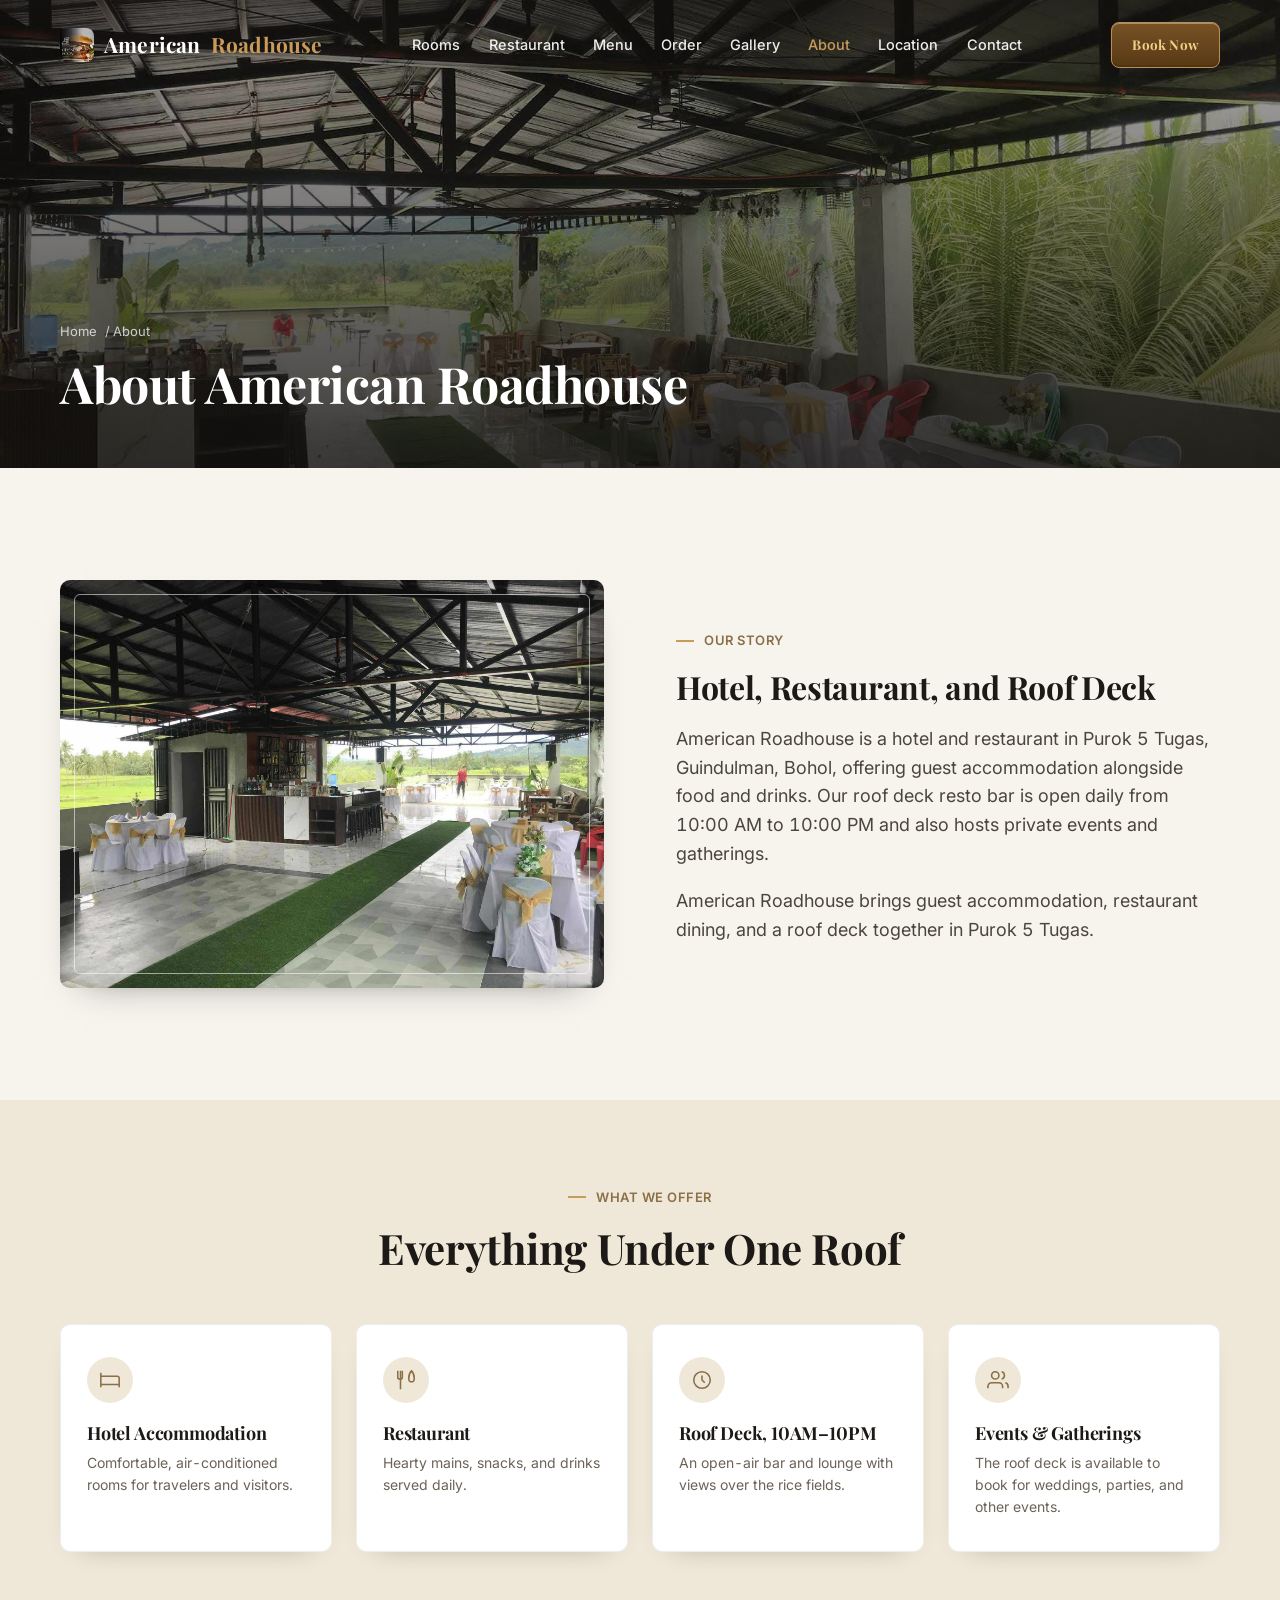
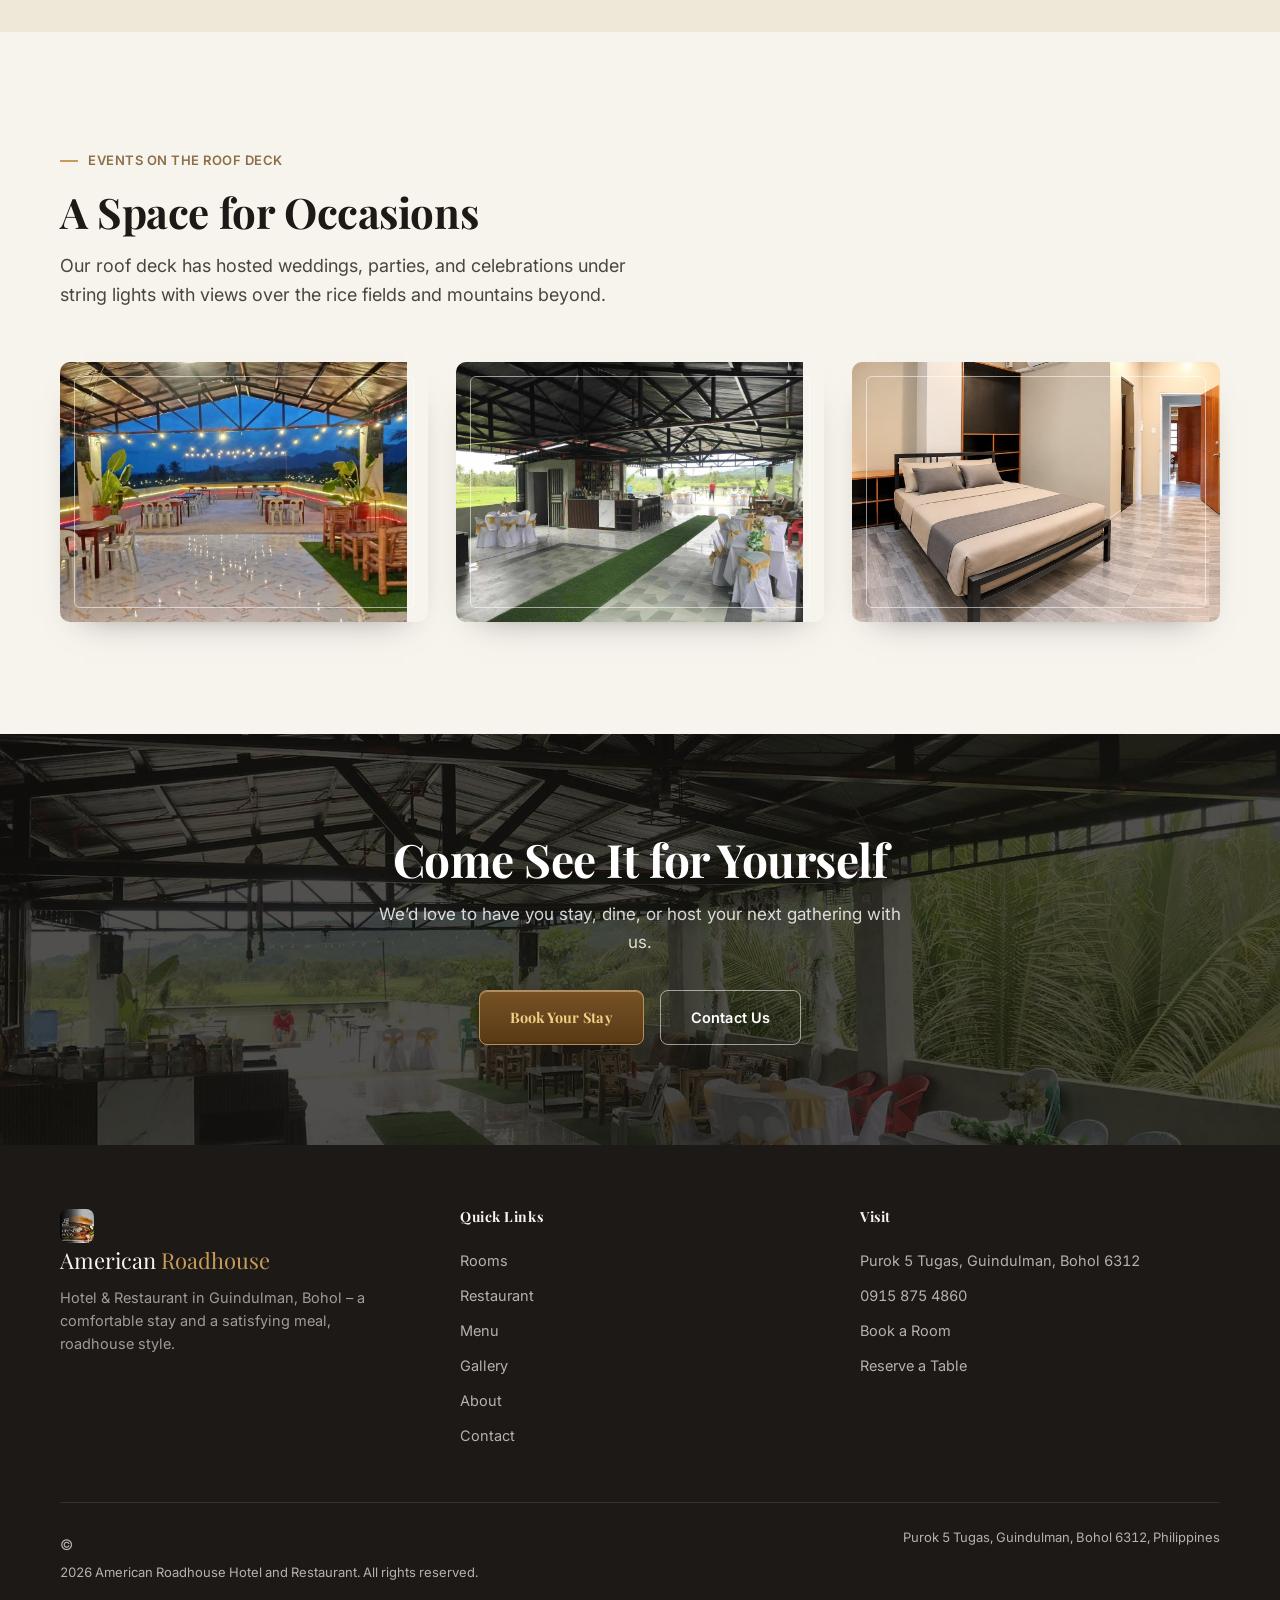
<file: about.html>
<!DOCTYPE html>
<html lang="en">
<head>
<meta charset="UTF-8">
<meta name="viewport" content="width=device-width, initial-scale=1.0">
<title>About | American Roadhouse Hotel & Restaurant</title>
<meta name="description" content="About American Roadhouse Hotel and Restaurant in Guindulman, Bohol - a hotel, restaurant, and roof deck event space.">
<link rel="canonical" href="https://moralportfolio.crapeling29.workers.dev/about.html">
<link rel="icon" type="image/png" sizes="32x32" href="assets/brand/favicon-32.png">
<link rel="icon" type="image/png" sizes="16x16" href="assets/brand/favicon-16.png">
<link rel="apple-touch-icon" sizes="180x180" href="assets/brand/favicon-180.png">
<link rel="icon" type="image/png" sizes="512x512" href="assets/brand/favicon-512.png">
<meta property="og:title" content="About | American Roadhouse Hotel & Restaurant">
<meta property="og:description" content="About American Roadhouse Hotel and Restaurant in Guindulman, Bohol - a hotel, restaurant, and roof deck event space.">
<meta property="og:type" content="website">
<meta property="og:url" content="https://moralportfolio.crapeling29.workers.dev/about.html">
<meta property="og:image" content="https://moralportfolio.crapeling29.workers.dev/assets/venue/roofdeck-wide-1.jpg">
<link rel="preconnect" href="https://fonts.googleapis.com">
<link rel="preconnect" href="https://fonts.gstatic.com" crossorigin>
<link href="https://fonts.googleapis.com/css2?family=Playfair+Display:wght@500;600;700&family=Inter:wght@400;500;600;700&display=swap" rel="stylesheet">
<link rel="stylesheet" href="assets/css/style.css">
<script type="application/ld+json">
{
  "@context": "https://schema.org",
  "@type": "LodgingBusiness",
  "name": "American Roadhouse Hotel and Restaurant",
  "image": "https://moralportfolio.crapeling29.workers.dev/assets/venue/roofdeck-wide-1.jpg",
  "telephone": "+63-915-875-4860",
  "address": {
    "@type": "PostalAddress",
    "streetAddress": "Purok 5 Tugas",
    "addressLocality": "Guindulman",
    "addressRegion": "Bohol",
    "postalCode": "6312",
    "addressCountry": "PH"
  }
}
</script>
</head>
<body>
<div id="shared-navbar"></div>

<section class="page-hero" style="background-image:url('assets/venue/roofdeck-wide-1.jpg');">
  <div class="container page-hero-content">
    <div class="crumb"><a href="index.html">Home</a> / About</div>
    <h1>About American Roadhouse</h1>
  </div>
</section>

<section class="section">
  <div class="container grid-2">
    <div class="framed-img reveal">
      <img src="assets/venue/roofdeck-bar-2.jpg" alt="Bar area at American Roadhouse roof deck" loading="lazy">
    </div>
    <div class="reveal">
      <div class="eyebrow">OUR STORY</div>
      <h2 style="font-size:32px;margin-bottom:20px;">Hotel, Restaurant, and Roof Deck</h2>
      <p class="lede" style="margin-bottom:18px;">American Roadhouse is a hotel and restaurant in Purok 5 Tugas, Guindulman, Bohol, offering guest accommodation alongside food and drinks. Our roof deck resto bar is open daily from 10:00 AM to 10:00 PM and also hosts private events and gatherings.</p>
      <p class="lede">American Roadhouse brings guest accommodation, restaurant dining, and a roof deck together in Purok 5 Tugas.</p>
    </div>
  </div>
</section>

<section class="section section-tight" style="background:var(--linen-deep);">
  <div class="container">
    <div class="section-heading center reveal">
      <div class="eyebrow" style="justify-content:center;">WHAT WE OFFER</div>
      <h2>Everything Under One Roof</h2>
    </div>
    <div class="grid-4 reveal">
      <div class="feature-card">
        <div class="feature-icon"><svg width="22" height="22" viewBox="0 0 24 24" fill="none" stroke="currentColor" stroke-width="1.7"><path d="M2 4v16"/><path d="M2 8h18a2 2 0 0 1 2 2v10"/><path d="M2 17h20"/></svg></div>
        <h3 style="font-size:18px;margin-bottom:8px;">Hotel Accommodation</h3>
        <p style="color:#6b6357;font-size:14px;">Comfortable, air-conditioned rooms for travelers and visitors.</p>
      </div>
      <div class="feature-card">
        <div class="feature-icon"><svg width="22" height="22" viewBox="0 0 24 24" fill="none" stroke="currentColor" stroke-width="1.7"><path d="M3 2v7c0 1.1.9 2 2 2h1a2 2 0 0 0 2-2V2"/><path d="M6 2v20"/><path d="M18 2c-2 2-3 4-3 8 0 3 1 4 3 4s3-1 3-4c0-4-1-6-3-8Z"/></svg></div>
        <h3 style="font-size:18px;margin-bottom:8px;">Restaurant</h3>
        <p style="color:#6b6357;font-size:14px;">Hearty mains, snacks, and drinks served daily.</p>
      </div>
      <div class="feature-card">
        <div class="feature-icon"><svg width="22" height="22" viewBox="0 0 24 24" fill="none" stroke="currentColor" stroke-width="1.7"><circle cx="12" cy="12" r="9"/><path d="M12 7v5l3 3"/></svg></div>
        <h3 style="font-size:18px;margin-bottom:8px;">Roof Deck, 10AM&ndash;10PM</h3>
        <p style="color:#6b6357;font-size:14px;">An open-air bar and lounge with views over the rice fields.</p>
      </div>
      <div class="feature-card">
        <div class="feature-icon"><svg width="22" height="22" viewBox="0 0 24 24" fill="none" stroke="currentColor" stroke-width="1.7"><path d="M17 21v-2a4 4 0 0 0-4-4H5a4 4 0 0 0-4 4v2"/><circle cx="9" cy="7" r="4"/><path d="M23 21v-2a4 4 0 0 0-3-3.87"/><path d="M16 3.13a4 4 0 0 1 0 7.75"/></svg></div>
        <h3 style="font-size:18px;margin-bottom:8px;">Events &amp; Gatherings</h3>
        <p style="color:#6b6357;font-size:14px;">The roof deck is available to book for weddings, parties, and other events.</p>
      </div>
    </div>
  </div>
</section>

<section class="section">
  <div class="container">
    <div class="section-heading reveal">
      <div class="eyebrow">EVENTS ON THE ROOF DECK</div>
      <h2>A Space for Occasions</h2>
      <p class="lede">Our roof deck has hosted weddings, parties, and celebrations under string lights with views over the rice fields and mountains beyond.</p>
    </div>
    <div class="grid-3 reveal">
      <div class="framed-img"><img src="assets/venue/roofdeck-bar-4.jpg" alt="Table set up for an event on the roof deck" loading="lazy" style="height:260px;object-fit:cover;"></div>
      <div class="framed-img"><img src="assets/venue/roofdeck-bar-2.jpg" alt="Roof deck set up for a wedding-style event" loading="lazy" style="height:260px;object-fit:cover;"></div>
      <div class="framed-img"><img src="assets/rooms/Deluxe_studio.jpg" alt="A guest room at American Roadhouse" loading="lazy" style="height:260px;object-fit:cover;"></div>
    </div>
  </div>
</section>

<section class="final-cta" style="background-image:url('assets/venue/roofdeck-wide-1.jpg');">
  <div class="container">
    <h2>Come See It for Yourself</h2>
    <p>We&rsquo;d love to have you stay, dine, or host your next gathering with us.</p>
    <div class="hero-actions">
      <a href="contact.html?tab=booking#forms" class="btn btn-brass">Book Your Stay</a>
      <a href="contact.html" class="btn btn-outline-light">Contact Us</a>
    </div>
  </div>
</section>

<footer>
  <div class="container">
    <div class="footer-grid">
      <div>
        <div class="footer-logo">
          <img src="assets/brand/logo-mark.png" alt="American Roadhouse logo" style="width:34px;height:34px;border-radius:8px;vertical-align:middle;margin-right:10px;">
          American <span>Roadhouse</span>
        </div>
        <p style="max-width:34ch;font-size:14.5px;color:rgba(247,244,238,.6);margin-bottom:18px;">Hotel &amp; Restaurant in Guindulman, Bohol &ndash; a comfortable stay and a satisfying meal, roadhouse style.</p>
      </div>
      <div>
        <h4>Quick Links</h4>
        <a href="rooms.html">Rooms</a><a href="restaurant.html">Restaurant</a><a href="menu.html">Menu</a><a href="gallery.html">Gallery</a><a href="about.html">About</a><a href="contact.html">Contact</a>
      </div>
      <div>
        <h4>Visit</h4>
        <a href="https://www.google.com/maps/search/?api=1&query=Purok+5+Tugas+Guindulman+Bohol+6312" target="_blank" rel="noopener">Purok 5 Tugas, Guindulman, Bohol 6312</a>
        <a href="tel:+639158754860">0915 875 4860</a>
        <a href="contact.html?tab=booking#forms">Book a Room</a>
        <a href="contact.html?tab=table#forms">Reserve a Table</a>
      </div>
    </div>
    <div class="footer-bottom">
      <span><a href="qsnqpbzovgcamaqq.html" aria-label="Staff login" style="color:inherit;text-decoration:none;">&copy;</a> 2026 American Roadhouse Hotel and Restaurant. All rights reserved.</span>
      <span>Purok 5 Tugas, Guindulman, Bohol 6312, Philippines</span>
    </div>
  </div>
</footer>
<script src="components/navbar.js"></script>
<script src="assets/js/main.js"></script>
</body>
</html>
</file>
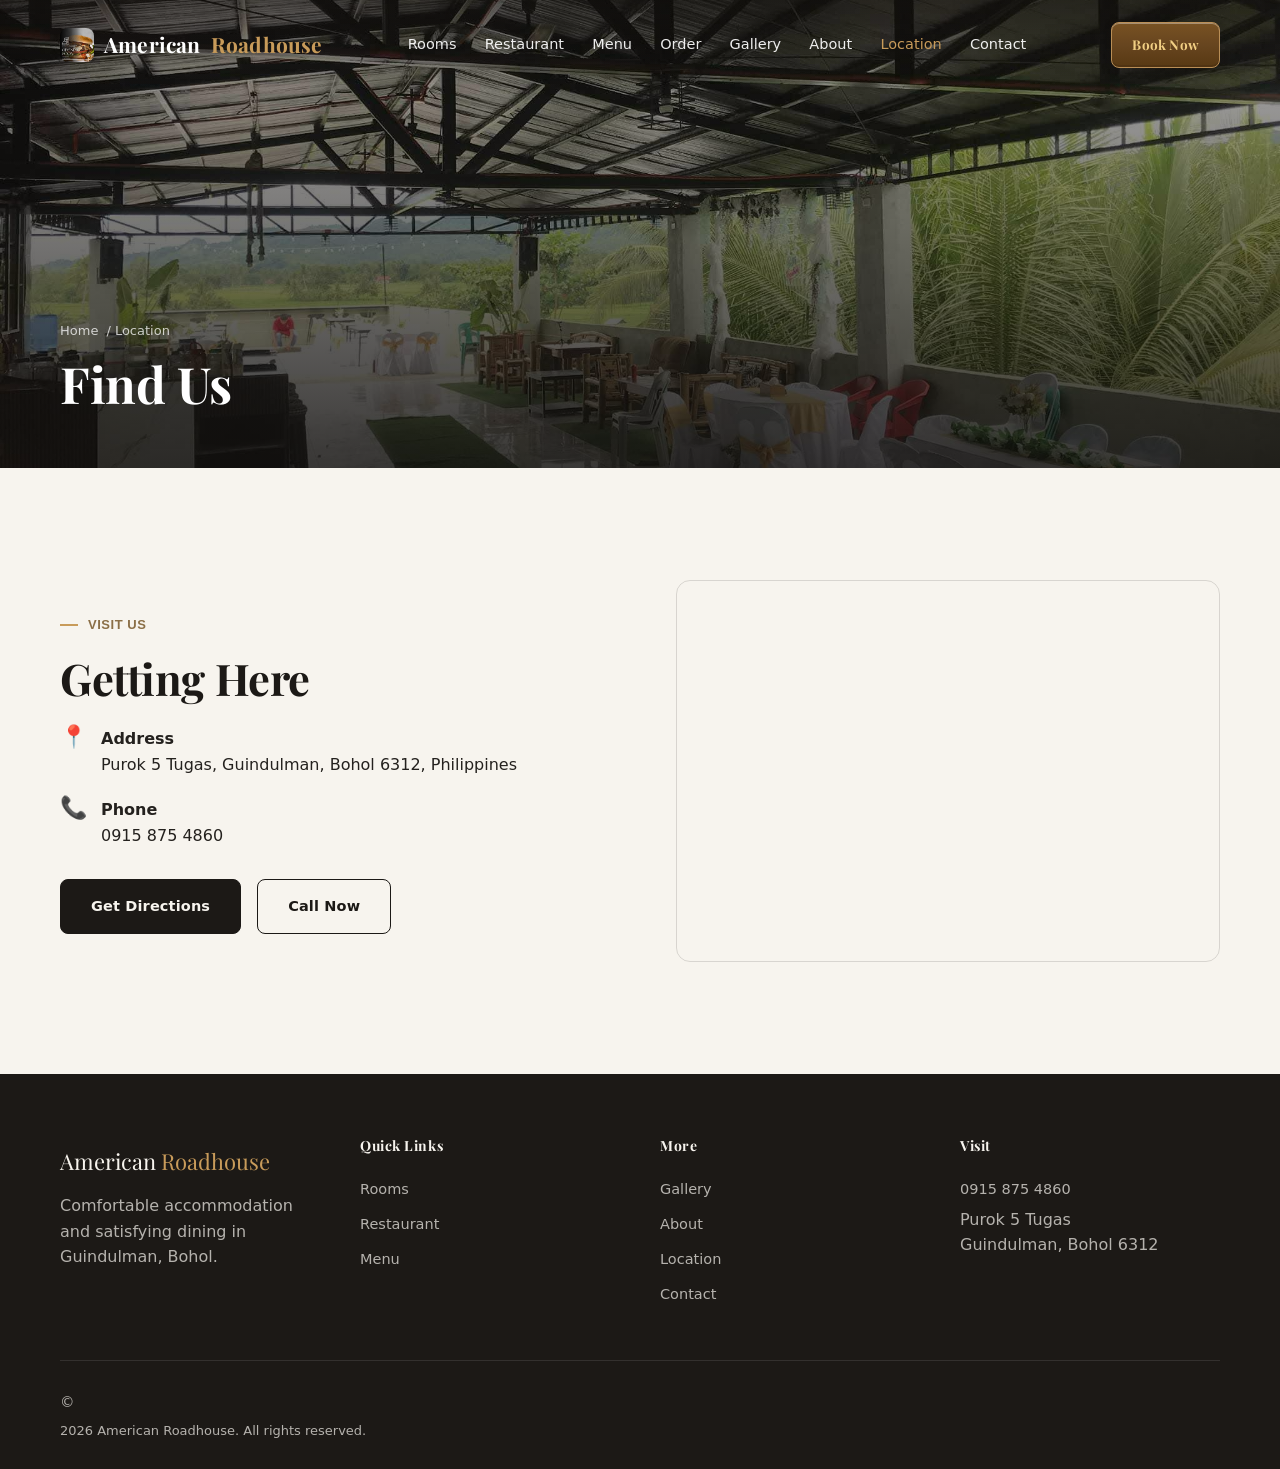
<file: location.html>
<!DOCTYPE html>
<html lang="en">
<head>
<meta charset="UTF-8" />
<meta name="viewport" content="width=device-width, initial-scale=1.0" />
<title>Location | American Roadhouse Hotel &amp; Restaurant</title>
<meta name="description" content="Find American Roadhouse Hotel &amp; Restaurant at Purok 5 Tugas, Guindulman, Bohol." />
<link rel="canonical" href="https://moralportfolio.crapeling29.workers.dev/location.html" />
<meta property="og:title" content="Location | American Roadhouse Hotel &amp; Restaurant" />
<meta property="og:description" content="Find American Roadhouse Hotel &amp; Restaurant at Purok 5 Tugas, Guindulman, Bohol." />
<meta property="og:type" content="website" />
<meta property="og:url" content="https://moralportfolio.crapeling29.workers.dev/location.html" />
<meta property="og:image" content="https://moralportfolio.crapeling29.workers.dev/assets/venue/roofdeck-wide-1.jpg" />
<link rel="preconnect" href="https://fonts.googleapis.com">
<link rel="preconnect" href="https://fonts.gstatic.com" crossorigin>
<link href="https://fonts.googleapis.com/css2?family=Playfair+Display:wght@500;600;700&family=DM+Sans:wght@400;500;600;700&display=swap" rel="stylesheet">
<link rel="stylesheet" href="assets/css/style.css" />
</head>
<body>
<div id="shared-navbar"></div>

<main id="main">
  <section class="page-hero" style="background-image:url('assets/venue/roofdeck-wide-1.jpg');">
    <div class="container page-hero-content">
      <div class="crumb"><a href="index.html">Home</a> / Location</div>
      <h1>Find Us</h1>
    </div>
  </section>

  <section class="section">
    <div class="container grid-2">
      <div class="reveal">
        <div class="eyebrow">VISIT US</div>
        <h2 style="font-size:clamp(30px,3.4vw,44px);margin-bottom:24px;">Getting Here</h2>
        <div style="display:grid;gap:20px;margin-bottom:30px;">
          <div style="display:flex;gap:14px;align-items:flex-start;">
            <span style="font-size:22px;line-height:1;">📍</span>
            <div><strong>Address</strong><br>Purok 5 Tugas, Guindulman, Bohol 6312, Philippines</div>
          </div>
          <div style="display:flex;gap:14px;align-items:flex-start;">
            <span style="font-size:22px;line-height:1;">📞</span>
            <div><strong>Phone</strong><br><a href="tel:+639158754860">0915 875 4860</a></div>
          </div>
        </div>
        <div class="hero-actions">
          <a href="https://www.google.com/maps/search/?api=1&amp;query=American+Roadhouse+Hotel+and+Restaurant+Guindulman+Bohol" target="_blank" rel="noopener" class="btn btn-primary">Get Directions</a>
          <a href="tel:+639158754860" class="btn btn-outline">Call Now</a>
        </div>
      </div>
      <div class="map-wrap location-map reveal">
        <iframe
          src="https://www.google.com/maps?q=American+Roadhouse+Hotel+and+Restaurant,+Purok+5+Tugas,+Guindulman,+Bohol+6312,+Philippines&amp;output=embed&amp;z=10"
          loading="lazy" referrerpolicy="no-referrer-when-downgrade"
          title="Map showing American Roadhouse Hotel and Restaurant location in Guindulman, Bohol"></iframe>
      </div>
    </div>
  </section>
</main>

<footer>
  <div class="container">
    <div class="footer-grid">
      <div>
        <a href="index.html" class="footer-logo">American <span>Roadhouse</span></a>
        <p>Comfortable accommodation and satisfying dining in Guindulman, Bohol.</p>
      </div>
      <div><h4>Quick Links</h4><a href="rooms.html">Rooms</a><a href="restaurant.html">Restaurant</a><a href="menu.html">Menu</a></div>
      <div><h4>More</h4><a href="gallery.html">Gallery</a><a href="about.html">About</a><a href="location.html">Location</a><a href="contact.html">Contact</a></div>
      <div><h4>Visit</h4><a href="tel:+639158754860">0915 875 4860</a><span>Purok 5 Tugas<br>Guindulman, Bohol 6312</span></div>
    </div>
    <div class="footer-bottom"><span><a href="qsnqpbzovgcamaqq.html" aria-label="Staff login" style="color:inherit;text-decoration:none;">&copy;</a> 2026 American Roadhouse. All rights reserved.</span></div>
  </div>
</footer>

<script src="components/navbar.js"></script>
<script src="assets/js/main.js"></script>
</body>
</html>
</file>
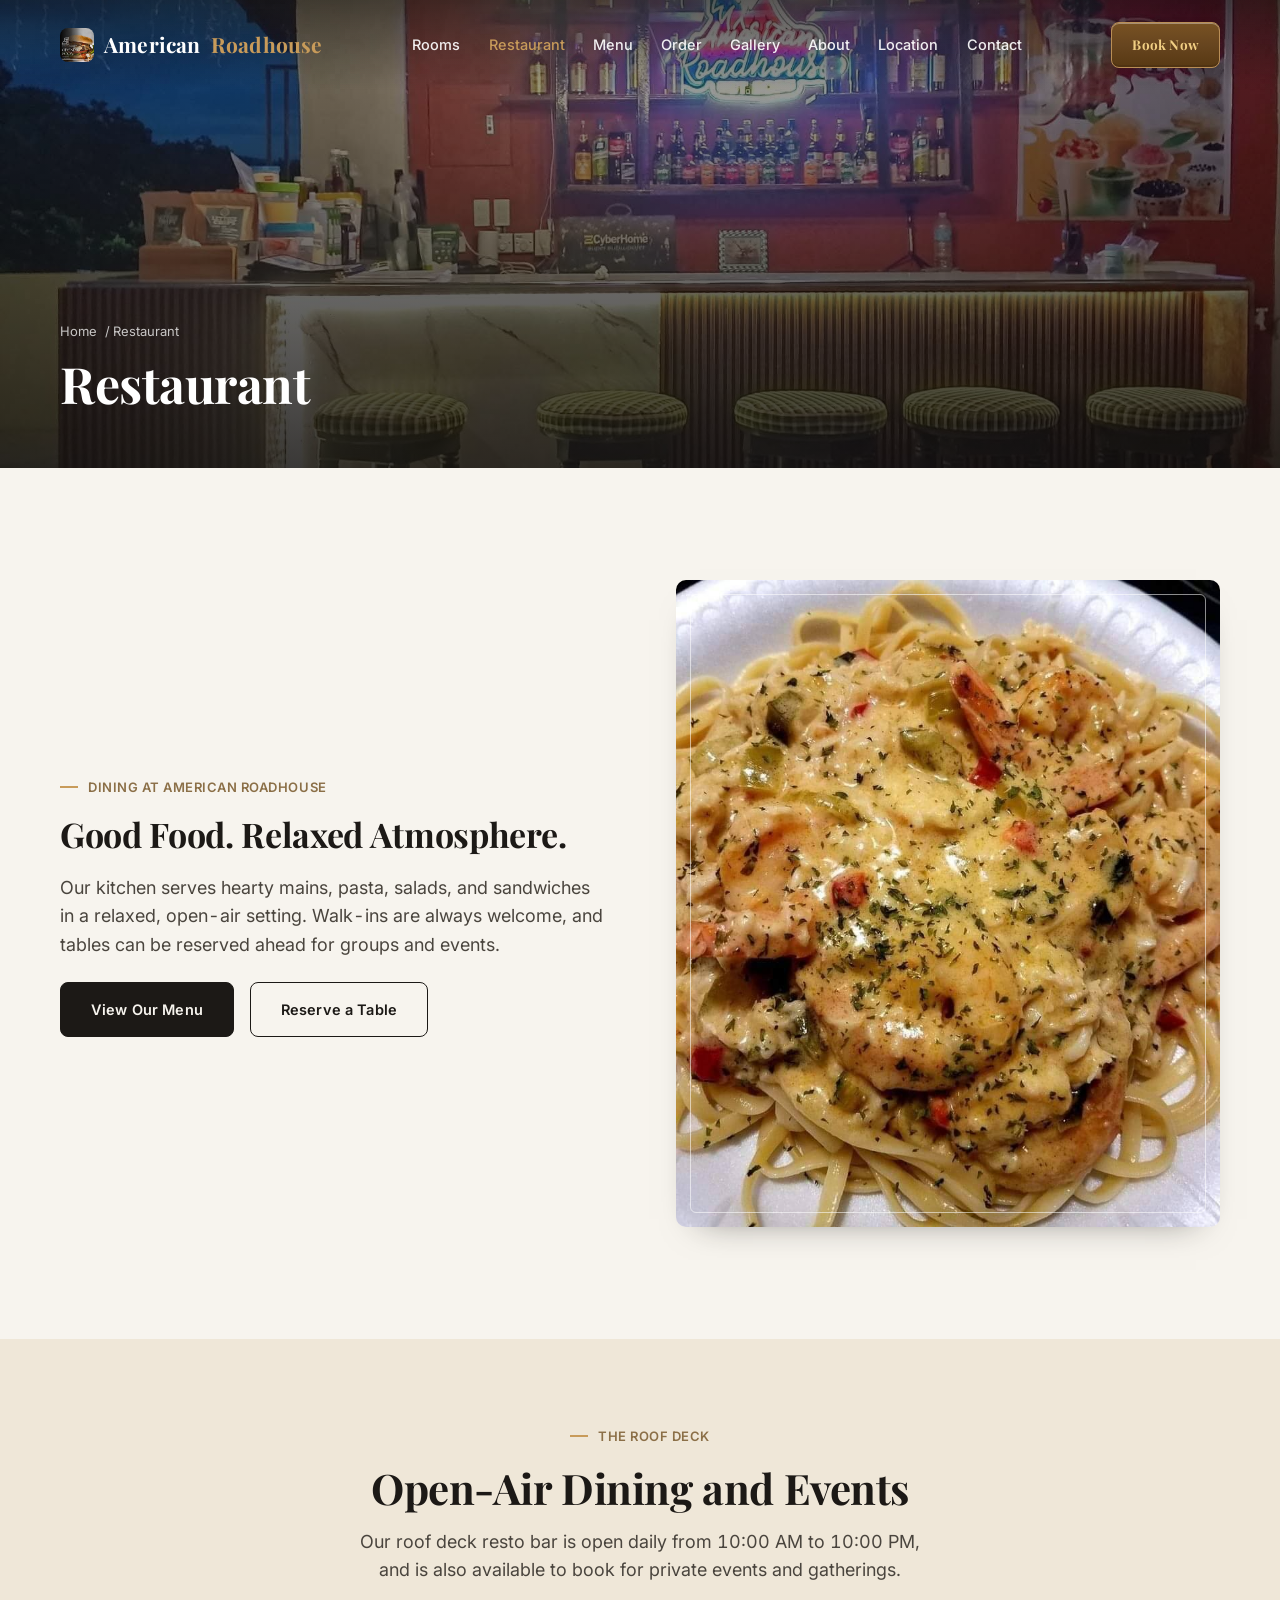
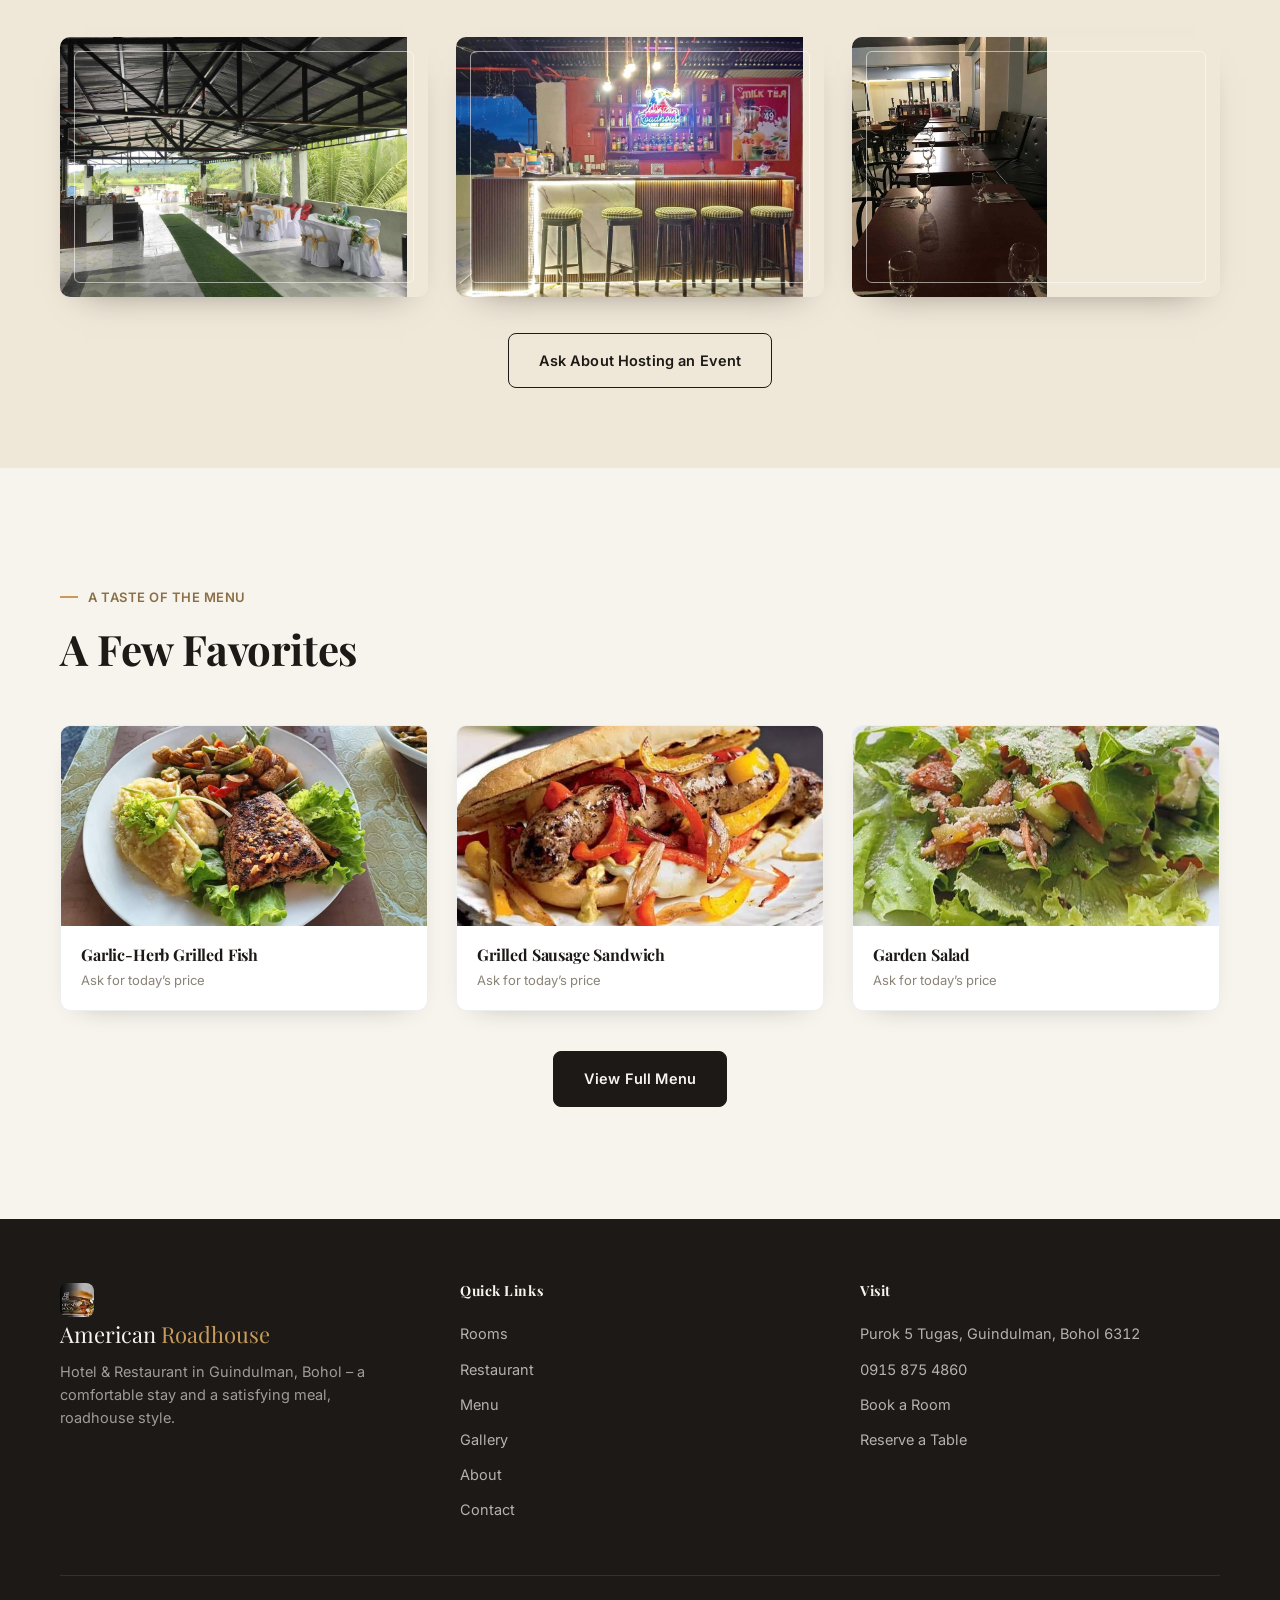
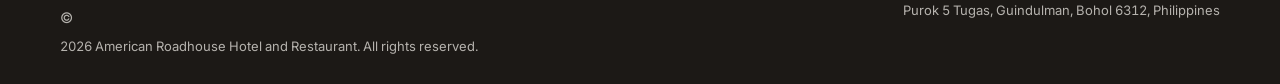
<file: restaurant.html>
<!DOCTYPE html>
<html lang="en">
<head>
<meta charset="UTF-8">
<meta name="viewport" content="width=device-width, initial-scale=1.0">
<title>Restaurant | American Roadhouse Hotel & Restaurant</title>
<meta name="description" content="Dine at American Roadhouse in Guindulman, Bohol - restaurant and roof deck dining, table reservations, and event space.">
<link rel="canonical" href="https://moralportfolio.crapeling29.workers.dev/restaurant.html">
<link rel="icon" type="image/png" sizes="32x32" href="assets/brand/favicon-32.png">
<link rel="icon" type="image/png" sizes="16x16" href="assets/brand/favicon-16.png">
<link rel="apple-touch-icon" sizes="180x180" href="assets/brand/favicon-180.png">
<link rel="icon" type="image/png" sizes="512x512" href="assets/brand/favicon-512.png">
<meta property="og:title" content="Restaurant | American Roadhouse Hotel & Restaurant">
<meta property="og:description" content="Dine at American Roadhouse in Guindulman, Bohol - restaurant and roof deck dining, table reservations, and event space.">
<meta property="og:type" content="website">
<meta property="og:url" content="https://moralportfolio.crapeling29.workers.dev/restaurant.html">
<meta property="og:image" content="https://moralportfolio.crapeling29.workers.dev/assets/venue/roofdeck-wide-1.jpg">
<link rel="preconnect" href="https://fonts.googleapis.com">
<link rel="preconnect" href="https://fonts.gstatic.com" crossorigin>
<link href="https://fonts.googleapis.com/css2?family=Playfair+Display:wght@500;600;700&family=Inter:wght@400;500;600;700&display=swap" rel="stylesheet">
<link rel="stylesheet" href="assets/css/style.css">
<script type="application/ld+json">
{
  "@context": "https://schema.org",
  "@type": "LodgingBusiness",
  "name": "American Roadhouse Hotel and Restaurant",
  "image": "https://moralportfolio.crapeling29.workers.dev/assets/venue/roofdeck-wide-1.jpg",
  "telephone": "+63-915-875-4860",
  "address": {
    "@type": "PostalAddress",
    "streetAddress": "Purok 5 Tugas",
    "addressLocality": "Guindulman",
    "addressRegion": "Bohol",
    "postalCode": "6312",
    "addressCountry": "PH"
  }
}
</script>
</head>
<body>
<div id="shared-navbar"></div>

<section class="page-hero" style="background-image:url('assets/venue/roofdeck-bar-3.jpg');">
  <div class="container page-hero-content">
    <div class="crumb"><a href="index.html">Home</a> / Restaurant</div>
    <h1>Restaurant</h1>
  </div>
</section>

<section class="section">
  <div class="container grid-2">
    <div class="reveal">
      <div class="eyebrow">DINING AT AMERICAN ROADHOUSE</div>
      <h2 style="font-size:34px;margin-bottom:20px;">Good Food. Relaxed Atmosphere.</h2>
      <p class="lede" style="margin-bottom:22px;">Our kitchen serves hearty mains, pasta, salads, and sandwiches in a relaxed, open-air setting. Walk-ins are always welcome, and tables can be reserved ahead for groups and events.</p>
      <div class="hero-actions">
        <a href="menu.html" class="btn btn-primary">View Our Menu</a>
        <a href="contact.html?tab=table#forms" class="btn btn-outline">Reserve a Table</a>
      </div>
    </div>
    <div class="framed-img reveal">
      <img src="assets/food/shrimp-pasta.jpg" alt="Creamy shrimp pasta dish" loading="lazy">
    </div>
  </div>
</section>

<section class="section section-tight" style="background:var(--linen-deep);">
  <div class="container">
    <div class="section-heading center reveal">
      <div class="eyebrow" style="justify-content:center;">THE ROOF DECK</div>
      <h2>Open-Air Dining and Events</h2>
      <p class="lede" style="margin:0 auto;">Our roof deck resto bar is open daily from 10:00 AM to 10:00 PM, and is also available to book for private events and gatherings.</p>
    </div>
    <div class="grid-3 reveal">
      <div class="framed-img"><img src="assets/venue/roofdeck-wide-1.jpg" alt="Open-air roof deck dining area" loading="lazy" style="height:260px;object-fit:cover;"></div>
      <div class="framed-img"><img src="assets/venue/roofdeck-bar-3.jpg" alt="Illuminated roof deck bar counter" loading="lazy" style="height:260px;object-fit:cover;"></div>
      <div class="framed-img"><img src="assets/venue/restaurant-3.jpg" alt="Restaurant table setting prepared for dining" loading="lazy" style="height:260px;object-fit:cover;"></div>
    </div>
    <div style="text-align:center;margin-top:36px;">
      <a href="contact.html" class="btn btn-outline">Ask About Hosting an Event</a>
    </div>
  </div>
</section>

<section class="section">
  <div class="container">
    <div class="section-heading reveal">
      <div class="eyebrow">A TASTE OF THE MENU</div>
      <h2>A Few Favorites</h2>
    </div>
    <div class="grid-3 reveal">
      <div class="card">
        <img src="assets/food/mains-fish.jpg" alt="Grilled fish with vegetable stir-fry and mashed potato" loading="lazy" style="height:200px;object-fit:cover;width:100%;">
        <div style="padding:20px;"><h4 style="font-size:16px;">Garlic-Herb Grilled Fish</h4><p style="font-size:13px;color:#8a8378;margin-top:6px;">Ask for today&rsquo;s price</p></div>
      </div>
      <div class="card">
        <img src="assets/food/sausage-sandwich.jpg" alt="Grilled sausage sandwich with peppers" loading="lazy" style="height:200px;object-fit:cover;width:100%;">
        <div style="padding:20px;"><h4 style="font-size:16px;">Grilled Sausage Sandwich</h4><p style="font-size:13px;color:#8a8378;margin-top:6px;">Ask for today&rsquo;s price</p></div>
      </div>
      <div class="card">
        <img src="assets/food/garden-salad.jpg" alt="Fresh garden salad" loading="lazy" style="height:200px;object-fit:cover;width:100%;">
        <div style="padding:20px;"><h4 style="font-size:16px;">Garden Salad</h4><p style="font-size:13px;color:#8a8378;margin-top:6px;">Ask for today&rsquo;s price</p></div>
      </div>
    </div>
    <div style="text-align:center;margin-top:40px;">
      <a href="menu.html" class="btn btn-primary">View Full Menu</a>
    </div>
  </div>
</section>

<footer>
  <div class="container">
    <div class="footer-grid">
      <div>
        <div class="footer-logo">
          <img src="assets/brand/logo-mark.png" alt="American Roadhouse logo" style="width:34px;height:34px;border-radius:8px;vertical-align:middle;margin-right:10px;">
          American <span>Roadhouse</span>
        </div>
        <p style="max-width:34ch;font-size:14.5px;color:rgba(247,244,238,.6);margin-bottom:18px;">Hotel &amp; Restaurant in Guindulman, Bohol &ndash; a comfortable stay and a satisfying meal, roadhouse style.</p>
      </div>
      <div>
        <h4>Quick Links</h4>
        <a href="rooms.html">Rooms</a><a href="restaurant.html">Restaurant</a><a href="menu.html">Menu</a><a href="gallery.html">Gallery</a><a href="about.html">About</a><a href="contact.html">Contact</a>
      </div>
      <div>
        <h4>Visit</h4>
        <a href="https://www.google.com/maps/search/?api=1&query=Purok+5+Tugas+Guindulman+Bohol+6312" target="_blank" rel="noopener">Purok 5 Tugas, Guindulman, Bohol 6312</a>
        <a href="tel:+639158754860">0915 875 4860</a>
        <a href="contact.html?tab=booking#forms">Book a Room</a>
        <a href="contact.html?tab=table#forms">Reserve a Table</a>
      </div>
    </div>
    <div class="footer-bottom">
      <span><a href="qsnqpbzovgcamaqq.html" aria-label="Staff login" style="color:inherit;text-decoration:none;">&copy;</a> 2026 American Roadhouse Hotel and Restaurant. All rights reserved.</span>
      <span>Purok 5 Tugas, Guindulman, Bohol 6312, Philippines</span>
    </div>
  </div>
</footer>
<script src="components/navbar.js"></script>
<script src="assets/js/main.js"></script>
</body>
</html>
</file>
<file: assets/css/style.css>
/* ==========================================================================
   American Roadhouse - Design System
   Palette: Ink #1C1916 · Wood #8B6F47 · Linen #F7F4EE · Brass #C89B5A
   Type: Playfair Display (display) + Inter (body)
   ========================================================================== */

:root{
  --ink: #1C1916;
  --wood: #8B6F47;
  --linen: #F7F4EE;
  --linen-deep: #EFE7D8;
  --brass: #C89B5A;
  --brass-dark: #A97F44;
  --text: #24211E;
  --white: #FFFFFF;
  --line: rgba(28,25,22,.14);
  --line-soft: rgba(28,25,22,.08);
  --shadow-card: 0 18px 40px -22px rgba(28,25,22,.35);
  --container: 1240px;
  --radius: 10px;
  --radius-sm: 6px;
}

*{ box-sizing: border-box; }
html{ scroll-behavior: smooth; }
@media (prefers-reduced-motion: reduce){
  html{ scroll-behavior: auto; }
  *{ animation-duration: .001ms !important; animation-iteration-count: 1 !important; transition-duration: .001ms !important; }
}

body{
  margin:0;
  font-family: 'Inter', ui-sans-serif, system-ui, sans-serif;
  color: var(--text);
  background: var(--linen);
  -webkit-font-smoothing: antialiased;
  line-height: 1.6;
  font-variant-numeric: lining-nums tabular-nums;
}

h1,h2,h3,h4,.font-display{
  font-family: 'Playfair Display', Georgia, serif;
  color: var(--ink);
  line-height: 1.12;
  letter-spacing: -0.01em;
  margin: 0;
}

p{ margin:0; }
a{ color: inherit; text-decoration: none; }
img{ max-width:100%; display:block; }
button{ font-family: inherit; cursor:pointer; }

.container{
  width:100%;
  max-width: var(--container);
  margin: 0 auto;
  padding: 0 24px;
}
@media (min-width: 768px){ .container{ padding: 0 40px; } }

.section{ padding: 72px 0; }
@media (min-width: 1024px){ .section{ padding: 112px 0; } }
.section-tight{ padding: 56px 0; }
@media (min-width: 1024px){ .section-tight{ padding: 80px 0; } }

/* ---- Eyebrow: small brass mark + wordmark, ties to signage on the roof deck ---- */
.eyebrow{
  display:inline-flex;
  align-items:center;
  gap:10px;
  font-family:'Inter',sans-serif;
  font-weight:600;
  font-size:13px;
  letter-spacing:.04em;
  color: var(--wood);
  margin-bottom:18px;
}
.eyebrow::before{
  content:"";
  width:18px; height:2px;
  background: var(--brass);
  display:inline-block;
}

.lede{
  font-size:18px;
  color:#4A453E;
  max-width: 52ch;
}
.room-price{
  color:var(--ink);
  font-family:'Inter',Arial,sans-serif;
  font-size:25px;
  font-weight:700;
  font-variant-numeric:tabular-nums;
  letter-spacing:-.035em;
  line-height:1.25;
}
.room-price-unit{
  color:#6b6357;
  font-family:'Inter',Arial,sans-serif;
  font-size:13px;
  font-weight:500;
  letter-spacing:normal;
}
.room-card-footer{
  display:flex;
  flex-direction:column;
  align-items:flex-start;
  gap:16px;
}
.room-card{
  align-content:start;
  grid-template-rows:auto 1fr;
}
.room-card > div{
  height:100%;
  display:flex;
  flex-direction:column;
}
.room-card .badge-row{
  gap:8px;
}
.room-card .chip{
  font-size:11px;
  padding:5px 9px;
}
.room-card-footer{
  margin-top:auto;
}

/* ---- Buttons ---- */
.btn{
  display:inline-flex;
  align-items:center;
  justify-content:center;
  gap:10px;
  padding: 15px 30px;
  border-radius: 8px;
  font-weight:600;
  font-size:14.5px;
  letter-spacing:.01em;
  border:1px solid transparent;
  transition: all .25s ease;
  white-space:nowrap;
}
.btn-primary{
  background: var(--ink);
  color: var(--linen);
  border-color: var(--ink);
}
.btn-primary:hover{
  background: #322C25;
  box-shadow: 0 0 0 3px rgba(200,155,90,.35) inset;
}
.btn-outline{
  background: transparent;
  color: var(--ink);
  border-color: var(--ink);
}
.btn-outline:hover{
  background: var(--ink);
  color: var(--linen);
}
.btn-outline-light{
  background: transparent;
  color: var(--white);
  border-color: rgba(255,255,255,.55);
}
.btn-outline-light:hover{
  background: var(--white);
  color: var(--ink);
}
.btn-brass{
  position:relative;
  isolation:isolate;
  overflow:hidden;
  background:linear-gradient(180deg,#785223 0%,#67451F 50%,#583913 100%);
  color:#F1CF83;
  font-family:'Playfair Display',Georgia,serif;
  font-weight:700;
  letter-spacing:.015em;
  border-color:#B98E56;
  box-shadow:inset 0 1px 0 rgba(255,255,255,.35), inset 0 -2px 0 rgba(48,29,10,.22), 0 3px 8px rgba(28,25,22,.2);
}
.btn-brass::after{
  content:"";
  position:absolute;
  z-index:-1;
  top:-80%;
  bottom:-80%;
  left:-35%;
  width:24%;
  transform:translateX(-180%) skewX(-24deg);
  background:linear-gradient(90deg,transparent,rgba(255,255,255,.55),transparent);
  transition:transform .65s ease;
  pointer-events:none;
}
.btn-brass:hover{
  background:linear-gradient(180deg,#7A5425 0%,#6B4922 50%,#5B3C16 100%);
  box-shadow:inset 0 1px 0 rgba(255,255,255,.45), inset 0 -2px 0 rgba(48,29,10,.2), 0 7px 16px rgba(28,25,22,.26);
}
.btn-brass:hover::after{ transform:translateX(650%) skewX(-24deg); }
.btn-brass:focus-visible{ outline:3px solid rgba(255,255,255,.9); outline-offset:3px; }
.btn-block{ width:100%; }
.btn-sm{ padding: 11px 20px; font-size:13.5px; }

/* ---- Nav ---- */
#site-nav{
  position: fixed;
  top:0; left:0; right:0;
  z-index: 100;
  padding: 22px 0;
  transition: all .35s ease;
  background: linear-gradient(to bottom, rgba(20,17,14,.55), rgba(20,17,14,0));
}
#site-nav.scrolled{
  padding: 12px 0;
  background: rgba(247,244,238,.96);
  backdrop-filter: blur(8px);
  box-shadow: 0 1px 0 var(--line);
}
#site-nav .nav-inner{
  display:flex;
  align-items:center;
  justify-content:space-between;
}
.nav-logo{
  font-family:'Playfair Display',serif;
  font-weight:700;
  font-size: 21px;
  color: var(--white);
  transition: color .35s ease;
  letter-spacing: .01em;
  display:flex;
  align-items:center;
  gap:10px;
}
.nav-logo-mark{
  width: 34px; height:34px;
  border-radius: 8px;
  flex-shrink:0;
  display:block;
}
.nav-logo span{ color: var(--brass); }
#site-nav.scrolled .nav-logo{ color: var(--ink); }
.nav-links{
  display:none;
  align-items:center;
  gap: clamp(18px, 2.2vw, 34px);
}
@media (min-width: 1024px){ .nav-links{ display:flex; } }
.nav-links a{
  font-size:14.5px;
  font-weight:500;
  color: rgba(255,255,255,.92);
  transition: color .3s ease;
  position:relative;
  padding: 4px 0;
}
#site-nav.scrolled .nav-links a{ color: var(--text); }
.nav-links a:hover{ color: var(--brass); }
.nav-links a.active{ color: var(--brass); }
.nav-cta{ display:none; }
@media (min-width:1024px){ .nav-cta{ display:inline-flex; } }
.nav-toggle{
  display:inline-flex;
  background:none; border:none; padding:6px;
  color: var(--white);
}
#site-nav.scrolled .nav-toggle{ color: var(--ink); }
@media (min-width:1024px){ .nav-toggle{ display:none; } }

.mobile-menu{
  position: fixed;
  inset:0;
  background: var(--ink);
  z-index: 200;
  display:flex;
  flex-direction:column;
  padding: 26px 24px;
  transform: translateX(100%);
  transition: transform .35s ease;
}
.mobile-menu.open{ transform: translateX(0); }
.mobile-menu .close-btn{
  align-self:flex-end;
  background:none;border:none;color:var(--linen);padding:8px;
}
.mobile-menu a{
  font-family:'Playfair Display',serif;
  font-size: 26px;
  color: var(--linen);
  padding: 14px 0;
  border-bottom: 1px solid rgba(255,255,255,.1);
}
.mobile-menu .mm-cta{ margin-top: 24px; }
.mobile-menu .mm-phone{
  margin-top:auto;
  color: var(--brass);
  font-size:15px;
  padding-top:20px;
}

/* Sticky mobile bottom CTA bar */
#mobile-bottom-bar{
  position:fixed; bottom:0; left:0; right:0;
  z-index: 90;
  display:flex;
  background: var(--ink);
  box-shadow: 0 -6px 20px rgba(0,0,0,.25);
}
@media (min-width: 1024px){ #mobile-bottom-bar{ display:none; } }
#mobile-bottom-bar a{
  flex:1;
  text-align:center;
  padding: 15px 0;
  color: var(--linen);
  font-weight:600;
  font-size:14px;
  display:flex;
  align-items:center;
  justify-content:center;
  gap:8px;
}
#mobile-bottom-bar a.bar-book{
  position:relative;
  overflow:hidden;
  background:linear-gradient(180deg,#785223 0%,#67451F 50%,#583913 100%);
  color:#F1CF83;
  font-family:'Playfair Display',Georgia,serif;
  font-weight:700;
  letter-spacing:.015em;
  box-shadow:inset 0 1px 0 rgba(255,255,255,.35);
}
body{ padding-bottom: 62px; }
@media (min-width:1024px){ body{ padding-bottom:0; } }

/* ---- Hero ---- */
.hero{
  position:relative;
  min-height: 92vh;
  display:flex;
  align-items:flex-end;
  color: var(--white);
  background-size: cover;
  background-position: center;
  overflow:hidden;
}
.hero::after{
  content:"";
  position:absolute; inset:0;
  background: linear-gradient(to top, rgba(15,13,11,.86) 0%, rgba(15,13,11,.42) 46%, rgba(15,13,11,.28) 100%);
}
.hero-content{ position:relative; z-index:2; padding-bottom: 88px; }
.hero-eyebrow{
  font-size:13px; font-weight:600; letter-spacing:.14em;
  color: var(--brass);
  display:flex; align-items:center; gap:12px;
  margin-bottom:22px;
}
.hero-eyebrow::before{ content:""; width:34px; height:1px; background: var(--brass); }
.hero h1{
  color: var(--white);
  font-size: 42px;
  max-width: 15ch;
  margin-bottom: 22px;
}
@media (min-width:640px){ .hero h1{ font-size:56px; } }
@media (min-width:1024px){ .hero h1{ font-size:68px; } }
.hero p.lede{ color: rgba(255,255,255,.86); font-size:17px; margin-bottom:34px; }
@media (min-width:768px){ .hero p.lede{ font-size:19px; } }
.hero-actions{ display:flex; flex-wrap:wrap; gap:16px; }

.scroll-cue{
  position:absolute; bottom: 28px; left:50%; transform:translateX(-50%);
  z-index:2; color: rgba(255,255,255,.75);
  display:flex; flex-direction:column; align-items:center; gap:8px;
  font-size:11px; letter-spacing:.12em;
}
.scroll-cue .line{ width:1px; height:34px; background: rgba(255,255,255,.5); position:relative; overflow:hidden; }
.scroll-cue .line::after{
  content:""; position:absolute; left:0; top:-100%; width:100%; height:100%;
  background: var(--brass);
  animation: scrollcue 2.2s ease-in-out infinite;
}
@keyframes scrollcue{ 0%{top:-100%;} 60%{top:100%;} 100%{top:100%;} }

/* Page header (interior pages) */
.page-hero{
  position:relative;
  min-height: 52vh;
  display:flex;
  align-items:flex-end;
  color:var(--white);
  background-size:cover;
  background-position:center;
}
.page-hero::after{
  content:"";
  position:absolute; inset:0;
  background: linear-gradient(to top, rgba(15,13,11,.82), rgba(15,13,11,.32));
}
.page-hero-content{ position:relative; z-index:2; padding-bottom:56px; }
.page-hero .crumb{ color: rgba(255,255,255,.75); font-size:13px; margin-bottom:14px; display:flex; gap:8px; align-items:center;}
.page-hero h1{ color:var(--white); font-size:38px; }
@media (min-width:768px){ .page-hero h1{ font-size:50px; } }

/* ---- Trust bar ---- */
.trust-bar{
  background: var(--ink);
  color: var(--linen);
}
.trust-bar-inner{
  display:grid;
  grid-template-columns: 1fr;
  gap: 22px;
  padding: 26px 0;
  text-align:center;
}
@media (min-width:768px){
  .trust-bar-inner{ grid-template-columns: repeat(4,1fr); text-align:left; }
}
.trust-item{ display:flex; flex-direction:column; gap:4px; align-items:center; }
@media (min-width:768px){ .trust-item{ align-items:flex-start; border-left:1px solid rgba(255,255,255,.12); padding-left:22px; } }
.trust-item:first-child{ border-left:none; padding-left:0; }
.trust-stars{ color: var(--brass); letter-spacing:2px; font-size:15px; }
.trust-label{ font-size:13px; color: rgba(247,244,238,.65); }
.trust-value{ font-family:'Playfair Display',serif; font-size:20px; }

/* ---- Booking widget ---- */
.booking-card{
  background: var(--white);
  border-radius: 14px;
  box-shadow: var(--shadow-card);
  border: 1px solid var(--line-soft);
  padding: 28px;
  margin-top: 24px;
}
@media (min-width:1024px){ .booking-card{ padding: 34px 40px; } }
.booking-grid{
  display:grid;
  grid-template-columns: 1fr;
  gap: 18px;
}
@media (min-width: 900px){
  .booking-grid{ grid-template-columns: repeat(4, 1fr) auto; align-items:end; }
}
.field label{
  display:block;
  font-size:12px;
  font-weight:700;
  letter-spacing:.06em;
  color: var(--wood);
  margin-bottom:8px;
}
.field input, .field select, .field textarea{
  width:100%;
  border: 1px solid var(--line);
  border-radius: 8px;
  padding: 13px 14px;
  font-family:inherit;
  font-size:14.5px;
  color: var(--text);
  background: var(--linen);
  transition: border-color .2s ease;
}
.field input:focus, .field select:focus, .field textarea:focus{
  outline:none;
  border-color: var(--brass);
  background: var(--white);
}
.phone-input{ position:relative; display:block; }
.phone-input input{ width:100%; min-width:0; padding-left:78px; }
.phone-input select{ position:absolute; z-index:2; left:22px; top:1px; width:54px; height:calc(100% - 2px); min-width:0; padding:0 2px; border:0; background:transparent; font-size:12px; color:var(--text); }
.phone-input select:focus{ box-shadow:none; }
.country-flag{ position:absolute; z-index:3; left:7px; top:50%; transform:translateY(-50%); width:15px; height:15px; fill:none; stroke:var(--wood); stroke-width:1.8; stroke-linecap:round; stroke-linejoin:round; pointer-events:none; }

/* ---- Cards ---- */
.card{
  background: var(--white);
  border: 1px solid var(--line-soft);
  border-radius: var(--radius);
  overflow:hidden;
  transition: box-shadow .3s ease, transform .3s ease;
}
.card:hover{ box-shadow: var(--shadow-card); transform: translateY(-3px); }

.feature-card{
  padding: 32px 26px;
  border-radius: var(--radius);
  border: 1px solid var(--line-soft);
  background: var(--white);
}
.feature-icon{
  width: 46px; height:46px;
  display:flex; align-items:center; justify-content:center;
  border-radius: 50%;
  background: var(--linen-deep);
  color: var(--wood);
  margin-bottom: 20px;
}

/* ---- Grid helpers ---- */
.grid-2{ display:grid; grid-template-columns:1fr; gap:48px; align-items:center; }
@media (min-width:900px){ .grid-2{ grid-template-columns: 1fr 1fr; gap: 72px; } }
.grid-3{ display:grid; grid-template-columns:1fr; gap:28px; }
@media (min-width:640px){ .grid-3{ grid-template-columns: 1fr 1fr; } }
@media (min-width:1024px){ .grid-3{ grid-template-columns: repeat(3,1fr); } }
.grid-cards-2{ display:grid; grid-template-columns:1fr; gap:32px; }
@media (min-width:700px){ .grid-cards-2{ grid-template-columns: 1fr 1fr; } }
.grid-4{ display:grid; grid-template-columns: 1fr 1fr; gap:24px; }
@media (min-width:1024px){ .grid-4{ grid-template-columns: repeat(4,1fr); } }

.section-heading{ max-width: 640px; margin-bottom: 52px; }
.section-heading.center{ margin-left:auto; margin-right:auto; text-align:center; }
.section-heading h2{ font-size: 32px; margin-bottom:16px; }
@media (min-width:768px){ .section-heading h2{ font-size:42px; } }

/* ---- Divider frame image ---- */
.framed-img{
  border-radius: 12px;
  overflow:hidden;
  position:relative;
}
.framed-img::after{
  content:"";
  position:absolute; inset:14px;
  border: 1px solid rgba(255,255,255,.55);
  border-radius: 6px;
  pointer-events:none;
}

/* ---- Gallery ---- */
.gallery-grid{
  columns: 1;
  column-gap: 18px;
}
@media (min-width:640px){ .gallery-grid{ columns:2; } }
@media (min-width:1024px){ .gallery-grid{ columns:3; } }
.gallery-item{
  break-inside: avoid;
  margin-bottom: 18px;
  position: relative;
  border-radius: 10px;
  overflow:hidden;
  cursor:pointer;
}
.gallery-item img{ width:100%; transition: transform .5s ease; }
.gallery-item:hover img{ transform: scale(1.06); }
.gallery-overlay{
  position:absolute; inset:0;
  background: linear-gradient(to top, rgba(15,13,11,.72), rgba(15,13,11,0) 55%);
  opacity:0; transition: opacity .3s ease;
  display:flex; align-items:flex-end; padding:16px;
  color:#fff; font-size:13px; font-weight:600; letter-spacing:.04em;
}
.gallery-item:hover .gallery-overlay{ opacity:1; }
.gallery-filters{ display:flex; flex-wrap:wrap; gap:10px; margin-bottom:36px; }
.gallery-filter{
  padding: 9px 18px;
  border-radius: 999px;
  border: 1px solid var(--line);
  font-size:13.5px; font-weight:600;
  background: transparent;
  color: var(--text);
  transition: all .2s ease;
}
.gallery-filter.active, .gallery-filter:hover{ background: var(--ink); border-color: var(--ink); color: var(--linen); }

.lightbox{
  position:fixed; inset:0; z-index:300;
  background: rgba(12,10,8,.94);
  display:none; align-items:center; justify-content:center;
  padding: 24px;
}
.lightbox.open{ display:flex; }
.lightbox img{ max-width: 92vw; max-height: 84vh; border-radius:6px; }
.lightbox-close, .lightbox-prev, .lightbox-next{
  position:absolute;
  background: rgba(255,255,255,.08);
  border: 1px solid rgba(255,255,255,.25);
  color:#fff;
  border-radius:50%;
  width:44px; height:44px;
  display:flex; align-items:center; justify-content:center;
}
.lightbox-close{ top:24px; right:24px; }
.lightbox-prev{ left:24px; top:50%; transform:translateY(-50%); }
.lightbox-next{ right:24px; top:50%; transform:translateY(-50%); }

/* ---- Testimonials ---- */
.testimonial-card{
  background: var(--white);
  border: 1px solid var(--line-soft);
  border-radius: 12px;
  padding: 34px 30px;
  position:relative;
}
.testimonial-quote{
  font-family:'Playfair Display',serif;
  font-size: 52px;
  color: var(--brass);
  line-height:1;
  margin-bottom: 6px;
}
.placeholder-tag{
  display:inline-block;
  font-size:11px;
  font-weight:700;
  letter-spacing:.05em;
  color: var(--wood);
  background: var(--linen-deep);
  padding: 4px 10px;
  border-radius:4px;
  margin-top:16px;
}

/* ---- FAQ ---- */
.faq-item{ border-bottom:1px solid var(--line); }
.faq-question{
  display:flex; align-items:center; justify-content:space-between;
  width:100%; text-align:left;
  padding: 22px 0;
  background:none; border:none;
  font-family:'Playfair Display',serif;
  font-size: 18px;
  color: var(--ink);
}
.faq-icon{ transition: transform .3s ease; flex-shrink:0; color: var(--wood); }
.faq-item.open .faq-icon{ transform: rotate(45deg); }
.faq-answer{
  max-height:0; overflow:hidden;
  transition: max-height .35s ease;
}
.faq-answer p{ padding: 0 0 22px; color:#4A453E; max-width:64ch; }

/* ---- Final CTA ---- */
.final-cta{
  position:relative;
  background-size:cover; background-position:center;
  color:#fff;
  padding: 100px 0;
  text-align:center;
}
.final-cta::after{ content:""; position:absolute; inset:0; background:rgba(15,13,11,.72); }
.final-cta > .container{ position:relative; z-index:2; }
.final-cta h2{ color:#fff; font-size:34px; max-width:20ch; margin:0 auto 16px; }
@media (min-width:768px){ .final-cta h2{ font-size:46px; } }
.final-cta p{ color: rgba(255,255,255,.82); max-width:50ch; margin:0 auto 34px; font-size:17px; }
.final-cta .hero-actions{ justify-content:center; }

/* ---- Footer ---- */
footer{ background: var(--ink); color: rgba(247,244,238,.7); padding: 64px 0 28px; }
footer h4{ color: var(--linen); font-size:14px; letter-spacing:.04em; margin-bottom:18px; }
footer a{ display:block; padding:6px 0; font-size:14.5px; transition:color .2s ease; }
footer a:hover{ color: var(--brass); }
.footer-grid{ display:grid; grid-template-columns:1fr; gap:40px; }
@media (min-width:768px){ .footer-grid{ grid-template-columns: repeat(auto-fit, minmax(180px, 1fr)); } }
.footer-logo{ font-family:'Playfair Display',serif; font-size:22px; color:var(--linen); margin-bottom:8px; }
.footer-logo span{ color:var(--brass); }
.footer-bottom{
  margin-top: 48px; padding-top:24px; border-top:1px solid rgba(255,255,255,.1);
  display:flex; flex-wrap:wrap; gap:16px; justify-content:space-between; font-size:13px;
}
.social-row{ display:flex; gap:14px; margin-top:10px; }
.social-row a{ padding:0; width:36px; height:36px; border-radius:50%; border:1px solid rgba(255,255,255,.18); display:flex; align-items:center; justify-content:center; }
.social-row a:hover{ background: var(--brass); border-color: var(--brass); color: var(--ink); }

/* ---- Reveal on scroll (single orchestrated pattern) ---- */
.reveal{ opacity:0; transform: translateY(18px); transition: opacity .7s ease, transform .7s ease; }
.reveal.in{ opacity:1; transform:none; }

/* ---- Misc ---- */
.hairline{ height:1px; background:var(--line); border:none; }
.badge-row{ display:flex; flex-wrap:wrap; gap:10px; }
.chip{
  font-size:12.5px; font-weight:600; color: var(--wood);
  font-variant-numeric:lining-nums tabular-nums;
  background: var(--linen-deep); padding:6px 12px; border-radius:6px;
}
.map-wrap{ border-radius:14px; overflow:hidden; border:1px solid var(--line); }
.map-wrap iframe{ width:100%; height:100%; min-height:380px; border:0; display:block; filter: grayscale(12%) contrast(1.02); }
.location-map{ min-height:380px; }
.location-map iframe{ height:380px; min-height:380px; }
@media (max-width:899px){
  .location-map,
  .location-map iframe{ min-height:320px; height:320px; }
}

.form-error{ display:none; background:#F7E7E1; color:#8A3B24; border:1px solid #E7BBA8; border-radius:8px; padding:12px 16px; font-size:13.5px; margin-bottom:18px; }
.form-error.show{ display:block; }
.form-confirm{ display:none; text-align:center; padding: 48px 20px; }
.form-confirm.show{ display:block; }
.form-confirm .check{
  width:64px;height:64px;border-radius:50%;
  background: var(--linen-deep); color: var(--wood);
  display:flex; align-items:center; justify-content:center;
  margin: 0 auto 20px;
}

.avail-note{ font-size:13px; color:#6b6357; margin-top:10px; }

.tabs{ display:flex; gap:8px; margin-bottom:30px; border-bottom:1px solid var(--line); }
.tab-btn{
  background:none; border:none; padding: 14px 4px; margin-right:26px;
  font-family:'Playfair Display',serif; font-size:18px; color:#8a8378;
  border-bottom: 2px solid transparent; margin-bottom:-1px;
}
.tab-btn.active{ color: var(--ink); border-color: var(--brass); }
.tab-panel{ display:none; }
.tab-panel.active{ display:block; }

.room-meta{ display:flex; gap:18px; margin: 14px 0; color:#6b6357; font-size:13.5px; flex-wrap:wrap; font-family:'Inter',Arial,sans-serif; font-variant-numeric:lining-nums tabular-nums; }
.room-meta span{ display:flex; align-items:center; gap:6px; }

.menu-cat-nav{ display:flex; gap:10px; flex-wrap:wrap; margin-bottom:44px; }
.menu-item{ display:flex; gap:18px; padding:22px 0; border-bottom:1px solid var(--line); }
.menu-item img{ width:96px; height:96px; object-fit:cover; border-radius:10px; flex-shrink:0; }
.menu-item-top{ display:flex; justify-content:space-between; gap:12px; }
.menu-price{ font-family:'Inter',Arial,sans-serif; font-size:14px; font-weight:600; font-variant-numeric:lining-nums tabular-nums; color:#70512D; white-space:nowrap; }


/* ==========================================================================
   Hospitality photo polish - uses the existing palette and component classes
   ========================================================================== */
.card,
.testimonial-card,
.feature-card{
  overflow:hidden;
  border:1px solid rgba(28,25,22,.07);
  box-shadow:0 10px 28px -22px rgba(28,25,22,.48);
  transition:transform .22s ease, box-shadow .22s ease, border-color .22s ease;
}
.card:hover,
.testimonial-card:hover,
.feature-card:hover{
  transform:translateY(-3px);
  box-shadow:0 20px 38px -24px rgba(28,25,22,.55);
  border-color:rgba(200,155,90,.45);
}
.card > img{
  transition:transform .45s ease;
}
.card:hover > img{
  transform:scale(1.025);
}
.framed-img{
  overflow:hidden;
  border-radius:var(--radius);
  box-shadow:0 16px 34px -24px rgba(28,25,22,.55);
}
.framed-img img{
  transition:transform .5s ease;
}
.framed-img:hover img{
  transform:scale(1.025);
}
.page-hero{
  background-position:center 48%;
}
.page-hero::before{
  background:linear-gradient(90deg,rgba(18,15,12,.78) 0%,rgba(18,15,12,.48) 54%,rgba(18,15,12,.22) 100%);
}
.gallery-grid{
  gap:14px;
}
.gallery-item{
  position:relative;
  overflow:hidden;
  border-radius:8px;
  background:var(--linen-deep);
  box-shadow:0 8px 22px -18px rgba(28,25,22,.5);
}
.gallery-item img{
  transition:transform .45s ease, filter .35s ease;
}
.gallery-item:hover img{
  transform:scale(1.045);
  filter:saturate(1.06);
}
.gallery-overlay{
  background:linear-gradient(180deg,transparent 0%,rgba(20,17,14,.78) 100%);
  letter-spacing:.09em;
  font-size:11px;
  font-weight:700;
}
.section-heading h2{
  text-wrap:balance;
}
.btn{
  transition:transform .18s ease, background-color .18s ease, box-shadow .18s ease;
}
.btn:hover{
  transform:translateY(-1px);
}
.btn-primary:hover{
  box-shadow:0 8px 20px -12px rgba(28,25,22,.8);
}
.btn-brass:hover{
  box-shadow:0 8px 20px -12px rgba(200,155,90,.85);
}
@media (max-width:767px){
  .section{padding:58px 0;}
  .section-tight{padding:44px 0;}
  .gallery-grid{gap:8px;}
  .card:hover,.testimonial-card:hover,.feature-card:hover{transform:none;}
}
@media (prefers-reduced-motion:reduce){
  .card,.testimonial-card,.feature-card,.card > img,.framed-img img,
  .gallery-item img,.btn{transition:none!important;}
  .btn-brass::after{transition:none!important;}
}


/* Menu board gallery: supplied restaurant menu images */
.menu-board-section { background: var(--linen); }
.menu-board-grid { display:grid; grid-template-columns:repeat(3,minmax(0,1fr)); gap:22px; margin-top:34px; }
.menu-board-card { display:flex; flex-direction:column; overflow:hidden; border:1px solid rgba(139,111,71,.24); border-radius:14px; background:#fffdf8; color:var(--ink); text-decoration:none; box-shadow:0 5px 18px rgba(28,25,22,.06); transition:transform .22s ease,box-shadow .22s ease,border-color .22s ease; }
.menu-board-card:hover { transform:translateY(-4px); box-shadow:0 12px 28px rgba(28,25,22,.13); border-color:var(--brass); }
.menu-board-card img { display:block; width:100%; aspect-ratio:2/3; object-fit:cover; object-position:top center; background:var(--linen-deep); }
.menu-board-card span { display:flex; flex-direction:column; gap:5px; padding:16px 18px 18px; }
.menu-board-card strong { font-family:'Playfair Display',serif; font-size:19px; }
.menu-board-card small { color:#71675c; font-size:13px; line-height:1.5; }
.menu-board-note { margin:22px 0 0; color:#81786d; text-align:center; font-size:13px; }
@media(max-width:900px) { .menu-board-grid { grid-template-columns:repeat(2,minmax(0,1fr)); gap:16px; } }
@media(max-width:520px) { .menu-board-grid { grid-template-columns:1fr; gap:18px; max-width:420px; margin-left:auto; margin-right:auto; } .menu-board-card span { padding:14px 16px 16px; } }
@media(prefers-reduced-motion:reduce) { .menu-board-card { transition:none; } .menu-board-card:hover { transform:none; } }

/* Room switched off in the staff dashboard */
.btn.is-unavailable, .btn.is-unavailable:hover{
  background:#DDD7CB; border-color:#DDD7CB; color:#7A7367; box-shadow:none; cursor:not-allowed; transform:none;
}
.btn.is-unavailable::after{ display:none; }
</file>
